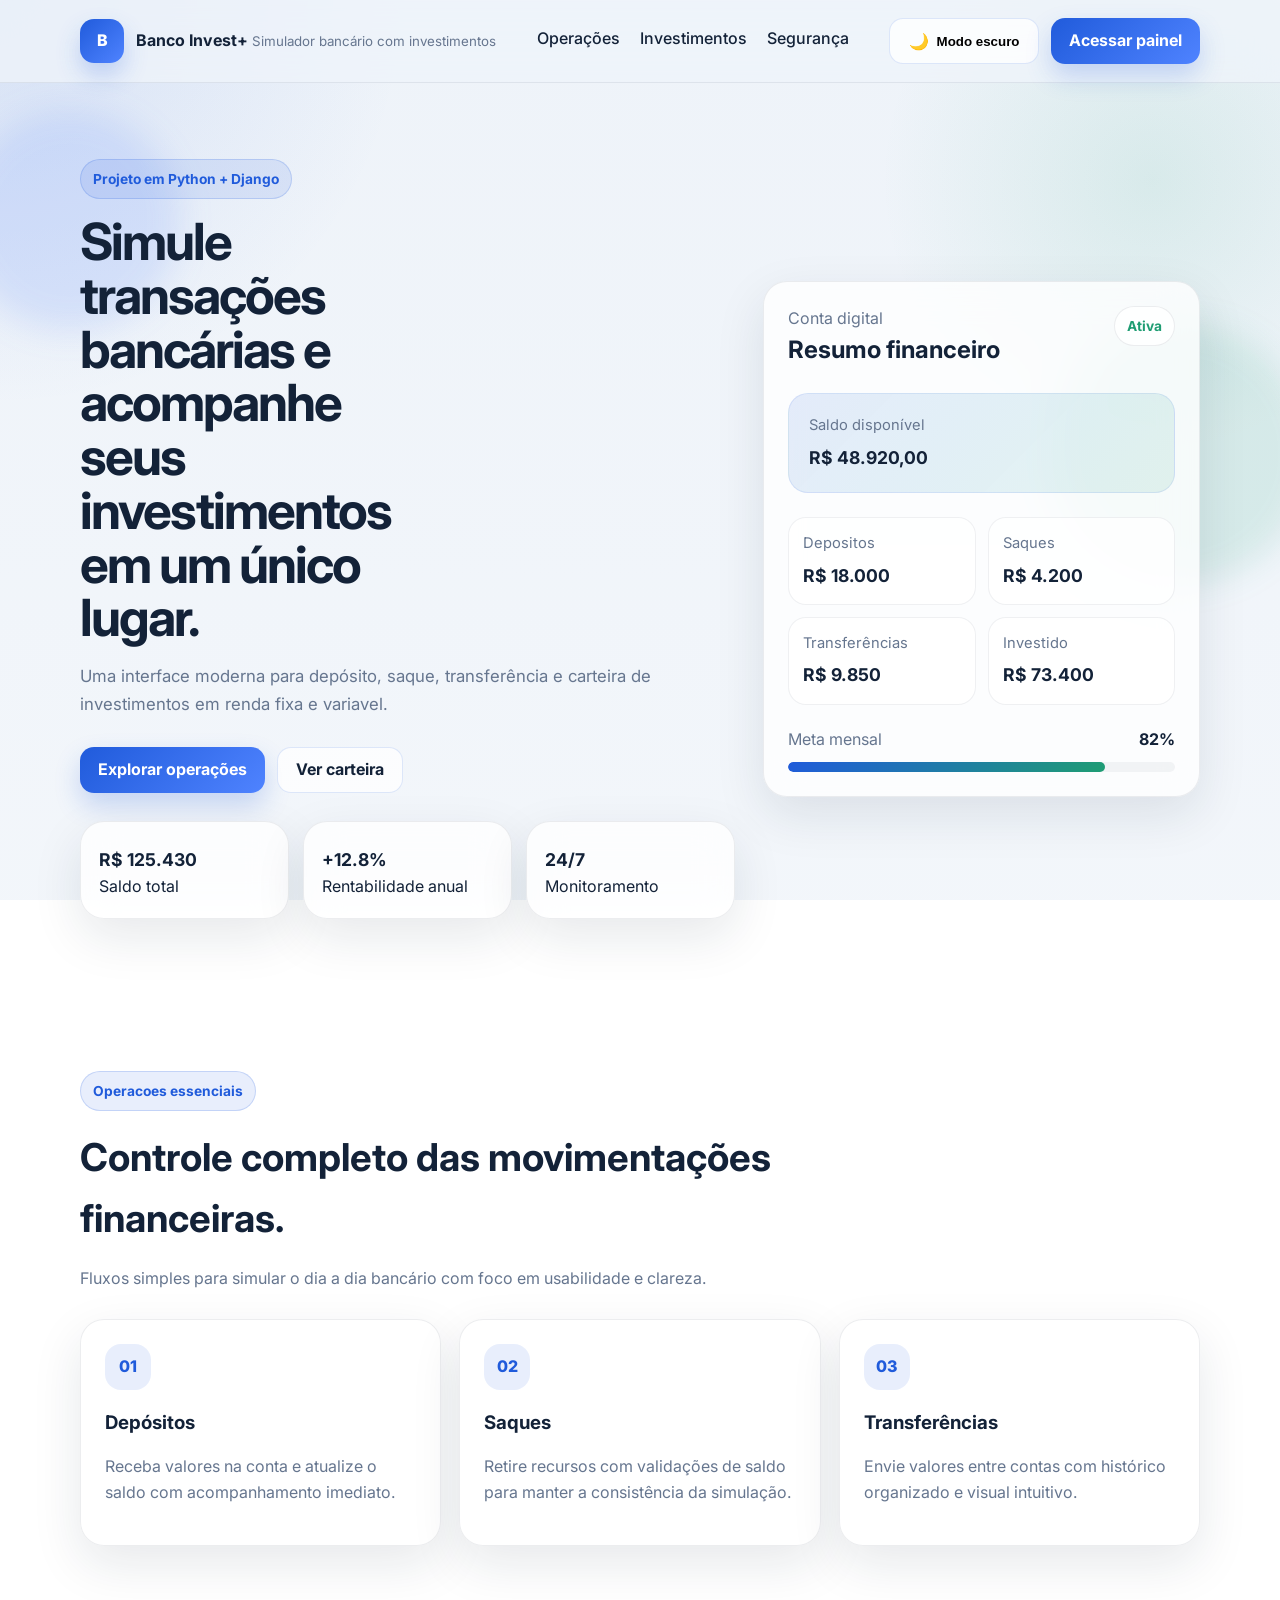
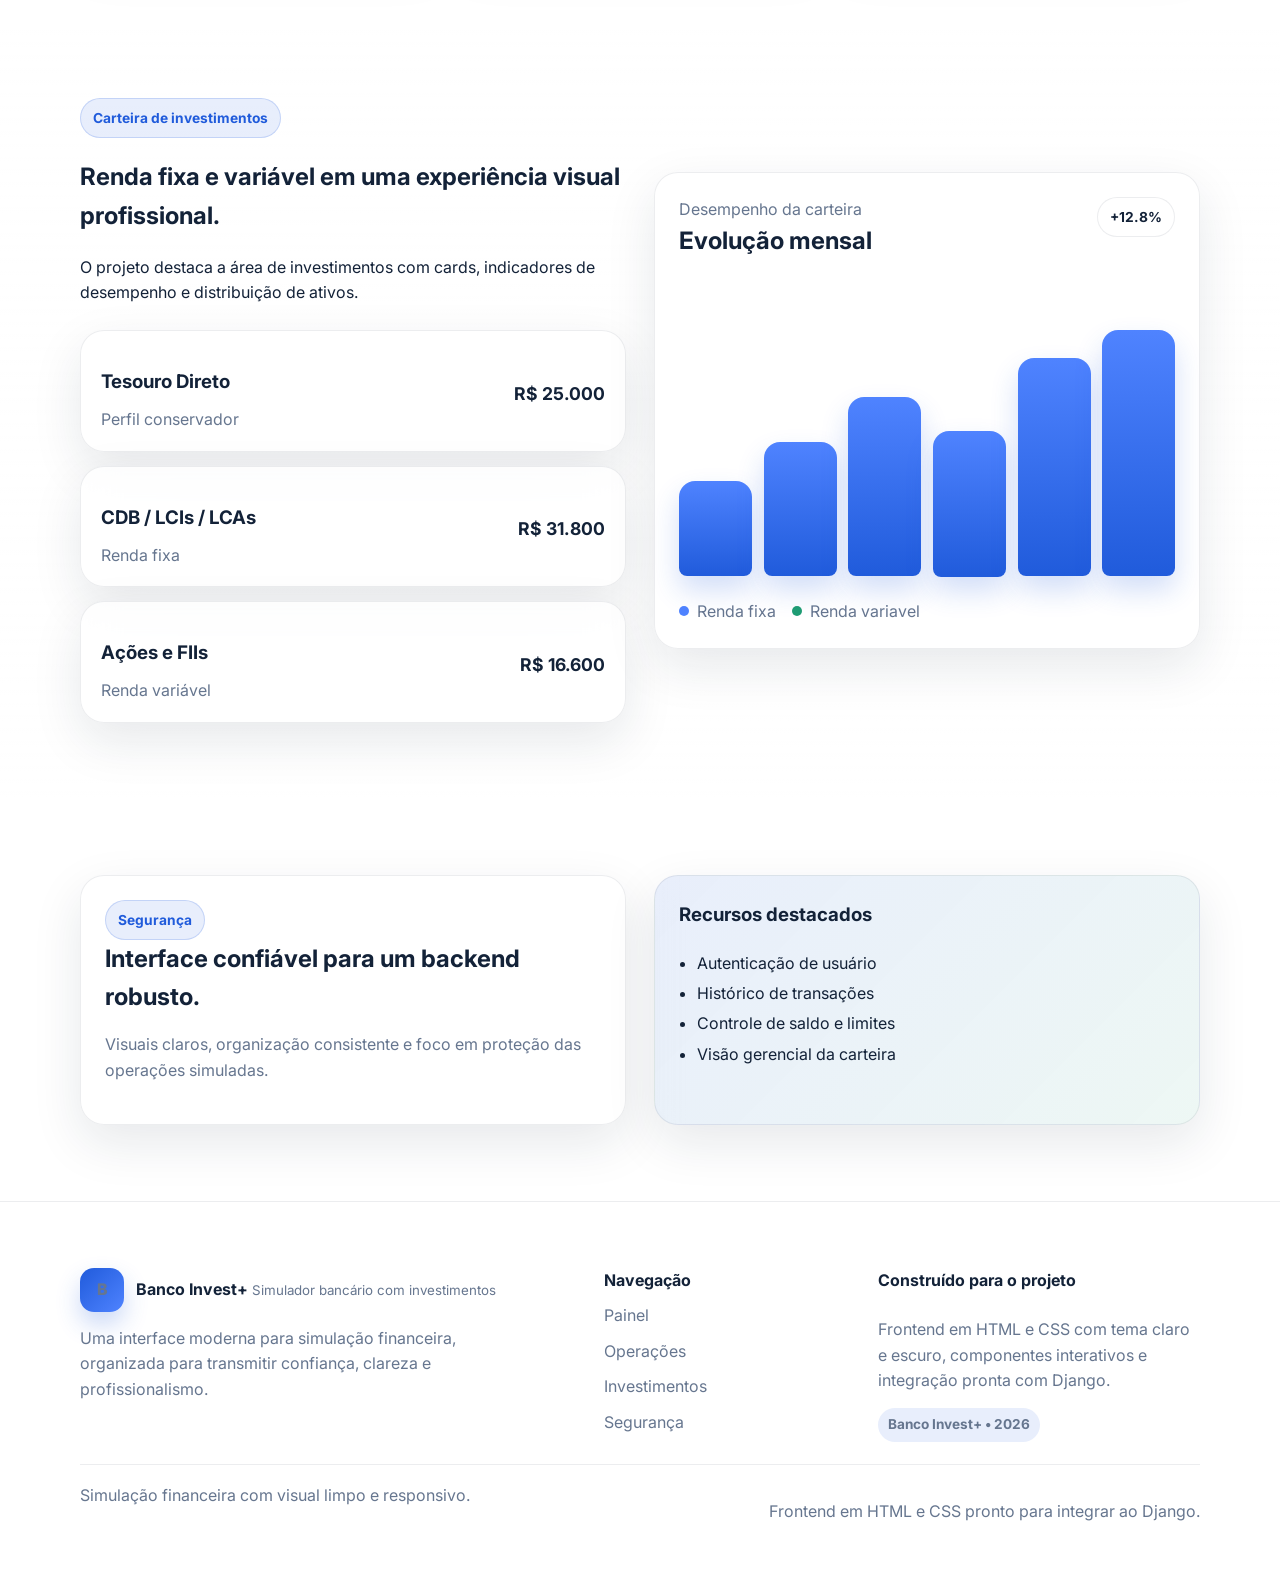
<file: index.html>
<!DOCTYPE html>
<html lang="pt-BR">
<head>
  <meta charset="UTF-8" />
  <meta name="viewport" content="width=device-width, initial-scale=1.0" />
  <title>Banco Invest+ | Simulador Financeiro</title>
  <link rel="preconnect" href="https://fonts.googleapis.com" />
  <link rel="preconnect" href="https://fonts.gstatic.com" crossorigin />
  <link href="https://fonts.googleapis.com/css2?family=Inter:wght@400;500;600;700;800&display=swap" rel="stylesheet" />
  <link rel="stylesheet" href="style.css" />
</head>
<body>
  <header class="topbar">
    <div class="container nav">
      <div class="brand">
        <span class="brand-mark">B</span>
        <div>
          <strong>Banco Invest+</strong>
          <small>Simulador bancário com investimentos</small>
        </div>
      </div>
      <nav class="menu">
        <a href="#operacoes">Operações</a>
        <a href="#investimentos">Investimentos</a>
        <a href="#seguranca">Segurança</a>
      </nav>
      <div class="nav-actions">
        <button class="btn btn-secondary theme-toggle" id="themeToggle" type="button" aria-label="Ativar modo escuro" aria-pressed="false">
          <span class="theme-toggle-icon" aria-hidden="true">🌙</span>
          <span class="theme-toggle-text">Modo escuro</span>
        </button>
        <a class="btn btn-primary" href="#painel">Acessar painel</a>
      </div>
    </div>
  </header>

  <main>
    <section class="hero" id="painel">
      <div class="container hero-grid">
        <div class="hero-copy">
          <span class="pill">Projeto em Python + Django</span>
          <h1>Simule transações bancárias e acompanhe seus investimentos em um único lugar.</h1>
          <p>
            Uma interface moderna para depósito, saque, transferência e carteira de investimentos em renda fixa
            e variavel.
          </p>
          <div class="hero-actions">
            <a class="btn btn-primary" href="#operacoes">Explorar operações</a>
            <a class="btn btn-secondary" href="#investimentos">Ver carteira</a>
          </div>
          <div class="stats">
            <article>
              <strong>R$ 125.430</strong>
              <span>Saldo total</span>
            </article>
            <article>
              <strong>+12.8%</strong>
              <span>Rentabilidade anual</span>
            </article>
            <article>
              <strong>24/7</strong>
              <span>Monitoramento</span>
            </article>
          </div>
        </div>

        <aside class="dashboard-card">
          <div class="card-header">
            <div>
              <span class="muted">Conta digital</span>
              <h2>Resumo financeiro</h2>
            </div>
            <span class="badge success">Ativa</span>
          </div>

          <div class="balance">
            <span>Saldo disponível</span>
            <strong>R$ 48.920,00</strong>
          </div>

          <div class="mini-grid">
            <div>
              <span>Depositos</span>
              <strong>R$ 18.000</strong>
            </div>
            <div>
              <span>Saques</span>
              <strong>R$ 4.200</strong>
            </div>
            <div>
              <span>Transferências</span>
              <strong>R$ 9.850</strong>
            </div>
            <div>
              <span>Investido</span>
              <strong>R$ 73.400</strong>
            </div>
          </div>

          <div class="progress-panel">
            <div class="progress-labels">
              <span>Meta mensal</span>
              <strong>82%</strong>
            </div>
            <div class="progress-bar">
              <span></span>
            </div>
          </div>
        </aside>
      </div>
    </section>

    <section class="section" id="operacoes">
      <div class="container">
        <div class="section-head">
          <span class="pill">Operacoes essenciais</span>
          <h2>Controle completo das movimentações financeiras.</h2>
          <p>Fluxos simples para simular o dia a dia bancário com foco em usabilidade e clareza.</p>
        </div>

        <div class="feature-grid">
          <article class="feature-card">
            <span class="icon">01</span>
            <h3>Depósitos</h3>
            <p>Receba valores na conta e atualize o saldo com acompanhamento imediato.</p>
          </article>
          <article class="feature-card">
            <span class="icon">02</span>
            <h3>Saques</h3>
            <p>Retire recursos com validações de saldo para manter a consistência da simulação.</p>
          </article>
          <article class="feature-card">
            <span class="icon">03</span>
            <h3>Transferências</h3>
            <p>Envie valores entre contas com histórico organizado e visual intuitivo.</p>
          </article>
        </div>
      </div>
    </section>

    <section class="section alt" id="investimentos">
      <div class="container invest-grid">
        <div>
          <span class="pill">Carteira de investimentos</span>
          <h2>Renda fixa e variável em uma experiência visual profissional.</h2>
          <p>
            O projeto destaca a área de investimentos com cards, indicadores de desempenho e distribuição de
            ativos.
          </p>

          <div class="portfolio-list">
            <article>
              <div>
                <h3>Tesouro Direto</h3>
                <span>Perfil conservador</span>
              </div>
              <strong>R$ 25.000</strong>
            </article>
            <article>
              <div>
                <h3>CDB / LCIs / LCAs</h3>
                <span>Renda fixa</span>
              </div>
              <strong>R$ 31.800</strong>
            </article>
            <article>
              <div>
                <h3>Ações e FIIs</h3>
                <span>Renda variável</span>
              </div>
              <strong>R$ 16.600</strong>
            </article>
          </div>
        </div>

        <div class="chart-card">
          <div class="card-header">
            <div>
              <span class="muted">Desempenho da carteira</span>
              <h2>Evolução mensal</h2>
            </div>
            <span class="badge">+12.8%</span>
          </div>

          <div class="bars">
            <span class="bar" data-label="Jan" data-value="34%" style="--bar-height: 34%"></span>
            <span class="bar" data-label="Fev" data-value="48%" style="--bar-height: 48%"></span>
            <span class="bar" data-label="Mar" data-value="64%" style="--bar-height: 64%"></span>
            <span class="bar" data-label="Abr" data-value="52%" style="--bar-height: 52%"></span>
            <span class="bar" data-label="Mai" data-value="78%" style="--bar-height: 78%"></span>
            <span class="bar" data-label="Jun" data-value="88%" style="--bar-height: 88%"></span>
          </div>

          <div class="legend">
            <span><i class="dot fixed"></i> Renda fixa</span>
            <span><i class="dot variable"></i> Renda variavel</span>
          </div>
        </div>
      </div>
    </section>

    <section class="section" id="seguranca">
      <div class="container security-grid">
        <article class="security-card">
          <span class="pill">Segurança</span>
          <h2>Interface confiável para um backend robusto.</h2>
          <p>Visuais claros, organização consistente e foco em proteção das operações simuladas.</p>
        </article>

        <article class="security-card accent">
          <h3>Recursos destacados</h3>
          <ul>
            <li>Autenticação de usuário</li>
            <li>Histórico de transações</li>
            <li>Controle de saldo e limites</li>
            <li>Visão gerencial da carteira</li>
          </ul>
        </article>
      </div>
    </section>
  </main>

  <footer class="footer">
    <div class="container footer-shell">
      <div class="footer-grid">
        <div class="footer-brand">
          <div class="brand">
            <span class="brand-mark">B</span>
            <div>
              <strong>Banco Invest+</strong>
              <small>Simulador bancário com investimentos</small>
            </div>
          </div>
          <p>Uma interface moderna para simulação financeira, organizada para transmitir confiança, clareza e profissionalismo.</p>
        </div>

        <div class="footer-links">
          <h3>Navegação</h3>
          <a href="#painel">Painel</a>
          <a href="#operacoes">Operações</a>
          <a href="#investimentos">Investimentos</a>
          <a href="#seguranca">Segurança</a>
        </div>

        <div class="footer-meta">
          <h3>Construído para o projeto</h3>
          <p>Frontend em HTML e CSS com tema claro e escuro, componentes interativos e integração pronta com Django.</p>
          <span class="footer-note">Banco Invest+ • 2026</span>
        </div>
      </div>

      <div class="footer-inner">
        <span>Simulação financeira com visual limpo e responsivo.</span>
        <p>Frontend em HTML e CSS pronto para integrar ao Django.</p>
      </div>
    </div>
  </footer>

  <script>
    (() => {
      const root = document.documentElement;
      const toggle = document.getElementById('themeToggle');
      const bars = Array.from(document.querySelectorAll('.bar'));
      const storageKey = 'bank-invest-theme';
      const prefersDark = window.matchMedia('(prefers-color-scheme: dark)');

      const getTheme = () => localStorage.getItem(storageKey) || (prefersDark.matches ? 'dark' : 'light');

      const applyTheme = (theme) => {
        root.dataset.theme = theme;
        const isDark = theme === 'dark';
        toggle.setAttribute('aria-pressed', String(isDark));
        toggle.setAttribute('aria-label', isDark ? 'Ativar modo claro' : 'Ativar modo escuro');
        toggle.querySelector('.theme-toggle-icon').textContent = isDark ? '☀️' : '🌙';
        toggle.querySelector('.theme-toggle-text').textContent = isDark ? 'Modo claro' : 'Modo escuro';
      };

      applyTheme(getTheme());

      toggle.addEventListener('click', () => {
        const nextTheme = root.dataset.theme === 'dark' ? 'light' : 'dark';
        localStorage.setItem(storageKey, nextTheme);
        applyTheme(nextTheme);
      });

      prefersDark.addEventListener('change', (event) => {
        if (!localStorage.getItem(storageKey)) {
          applyTheme(event.matches ? 'dark' : 'light');
        }
      });

      const animateBars = () => {
        bars.forEach((bar, index) => {
          bar.style.setProperty('--bar-delay', `${index * 90}ms`);
        });
      };

      animateBars();
    })();
  </script>
</body>
</html>
</file>
<file: style.css>
:root {
  --bg: #eef3f9;
  --bg-alt: #f7f9fc;
  --surface: rgba(255, 255, 255, 0.88);
  --card: rgba(255, 255, 255, 0.78);
  --card-strong: #ffffff;
  --line: rgba(18, 34, 57, 0.08);
  --text: #132238;
  --muted: #66768f;
  --primary: #205bdb;
  --primary-2: #4f83ff;
  --success: #1f9d73;
  --accent: #0f7ae5;
  --shadow: 0 18px 50px rgba(16, 35, 60, 0.10);
}

:root[data-theme="dark"] {
  color-scheme: dark;
  --bg: #050b14;
  --bg-alt: #0a1322;
  --surface: rgba(10, 19, 34, 0.86);
  --card: rgba(12, 23, 41, 0.90);
  --card-strong: #10213a;
  --line: rgba(255, 255, 255, 0.10);
  --text: #eef4ff;
  --muted: #a7b6d3;
  --primary: #76a7ff;
  --primary-2: #9bbdff;
  --success: #32d39c;
  --accent: #58b7ff;
  --shadow: 0 26px 70px rgba(0, 0, 0, 0.36);
}

* {
  box-sizing: border-box;
}

html {
  scroll-behavior: smooth;
}

body {
  margin: 0;
  font-family: "Inter", system-ui, -apple-system, BlinkMacSystemFont, "Segoe UI", sans-serif;
  color: var(--text);
  background:
    radial-gradient(circle at top left, rgba(32, 91, 219, 0.12), transparent 26%),
    radial-gradient(circle at 90% 20%, rgba(31, 157, 115, 0.11), transparent 20%),
    linear-gradient(180deg, var(--bg), color-mix(in srgb, var(--bg) 74%, #ffffff 26%) 100%);
  background-attachment: fixed;
  line-height: 1.6;
  transition: background 0.25s ease, color 0.25s ease;
}

body::before,
body::after {
  content: "";
  position: fixed;
  inset: auto;
  border-radius: 999px;
  pointer-events: none;
  z-index: -1;
  filter: blur(16px);
}

body::before {
  top: 110px;
  left: -40px;
  width: 220px;
  height: 220px;
  background: rgba(79, 131, 255, 0.14);
}

body::after {
  right: -30px;
  top: 36%;
  width: 260px;
  height: 260px;
  background: rgba(31, 157, 115, 0.12);
}

:root[data-theme="dark"] body::before {
  background: rgba(79, 131, 255, 0.20);
}

:root[data-theme="dark"] body::after {
  background: rgba(31, 157, 115, 0.16);
}

a {
  color: inherit;
  text-decoration: none;
}

.container {
  width: min(1120px, calc(100% - 32px));
  margin: 0 auto;
}

.topbar {
  position: sticky;
  top: 0;
  z-index: 10;
  backdrop-filter: blur(18px);
  background: rgba(239, 244, 250, 0.78);
  border-bottom: 1px solid var(--line);
}

:root[data-theme="dark"] .topbar {
  background: rgba(5, 11, 20, 0.76);
}

.nav {
  display: flex;
  align-items: center;
  justify-content: space-between;
  gap: 18px;
  padding: 18px 0;
}

.nav-actions {
  display: flex;
  align-items: center;
  gap: 12px;
  flex-wrap: wrap;
}

.brand {
  display: flex;
  align-items: center;
  gap: 12px;
}

.brand-mark {
  display: grid;
  place-items: center;
  width: 44px;
  height: 44px;
  border-radius: 14px;
  background: linear-gradient(135deg, var(--primary), var(--primary-2));
  color: #fff;
  font-weight: 800;
  box-shadow: 0 12px 24px rgba(32, 91, 219, 0.24);
}

.brand strong,
.section-head h2,
.hero-copy h1,
.dashboard-card h2,
.chart-card h2,
.security-card h2,
.security-card h3 {
  margin: 0;
}

.brand small,
.muted,
.section-head p,
.hero-copy p,
.feature-card p,
.portfolio-list span,
.security-card p,
.footer span,
.footer p,
.dashboard-card span,
.dashboard-card small {
  color: var(--muted);
}

.menu {
  display: flex;
  flex-wrap: wrap;
  gap: 20px;
}

.menu a {
  font-weight: 500;
}

.menu a {
  position: relative;
  padding-bottom: 4px;
  transition: color 0.2s ease;
}

.menu a::after {
  content: "";
  position: absolute;
  left: 0;
  bottom: 0;
  width: 100%;
  height: 2px;
  border-radius: 999px;
  background: linear-gradient(90deg, var(--primary), var(--success));
  transform: scaleX(0);
  transform-origin: left;
  transition: transform 0.2s ease;
}

.menu a:hover::after,
.menu a:focus-visible::after {
  transform: scaleX(1);
}

.btn {
  display: inline-flex;
  align-items: center;
  justify-content: center;
  min-height: 46px;
  padding: 0 18px;
  border-radius: 14px;
  font-weight: 700;
  transition: transform 0.2s ease, opacity 0.2s ease, background 0.2s ease, box-shadow 0.2s ease;
}

.btn:hover {
  transform: translateY(-1px);
}

.btn:focus-visible,
.menu a:focus-visible,
.theme-toggle:focus-visible {
  outline: 2px solid var(--primary-2);
  outline-offset: 3px;
}

.btn-primary {
  background: linear-gradient(135deg, var(--primary), var(--primary-2));
  color: white;
  box-shadow: 0 12px 26px rgba(32, 91, 219, 0.22);
}

.btn-secondary {
  border: 1px solid rgba(32, 91, 219, 0.14);
  background: rgba(255, 255, 255, 0.72);
}

.theme-toggle {
  gap: 8px;
  min-width: 150px;
}

.theme-toggle-icon {
  font-size: 1rem;
}

:root[data-theme="dark"] .btn-secondary {
  background: rgba(19, 35, 61, 0.76);
  border-color: rgba(255, 255, 255, 0.12);
}

:root[data-theme="dark"] .topbar {
  background: rgba(6, 11, 21, 0.72);
}

:root[data-theme="dark"] .badge {
  background: rgba(19, 35, 61, 0.84);
}

:root[data-theme="dark"] .mini-grid div {
  background: rgba(255, 255, 255, 0.03);
  border-color: rgba(255, 255, 255, 0.05);
}

:root[data-theme="dark"] .alt {
  background: linear-gradient(180deg, rgba(255, 255, 255, 0.02), rgba(255, 255, 255, 0.01));
}

.hero,
.section {
  padding: 76px 0;
}

.hero-grid,
.invest-grid,
.security-grid {
  display: grid;
  gap: 28px;
}

.hero-grid {
  grid-template-columns: 1.2fr 0.8fr;
  align-items: center;
}

.hero-copy h1 {
  font-size: clamp(2.4rem, 4vw, 4.5rem);
  line-height: 1.05;
  max-width: 11ch;
  margin-top: 16px;
  letter-spacing: -0.04em;
}

.hero-copy p {
  max-width: 62ch;
  font-size: 1.05rem;
  line-height: 1.7;
}

.pill,
.badge {
  display: inline-flex;
  align-items: center;
  gap: 8px;
  padding: 8px 12px;
  border-radius: 999px;
  font-size: 0.86rem;
  font-weight: 700;
}

.pill {
  background: color-mix(in srgb, var(--primary) 10%, transparent);
  color: var(--primary);
  border: 1px solid color-mix(in srgb, var(--primary) 18%, transparent);
}

.badge {
  background: color-mix(in srgb, var(--card-strong) 84%, transparent);
  border: 1px solid var(--line);
}

.badge.success {
  color: var(--success);
}

.hero-actions {
  display: flex;
  flex-wrap: wrap;
  gap: 12px;
  margin: 28px 0;
}

.stats {
  display: grid;
  grid-template-columns: repeat(3, minmax(0, 1fr));
  gap: 14px;
}

.stats article,
.dashboard-card,
.feature-card,
.chart-card,
.security-card,
.portfolio-list article {
  background: var(--card);
  border: 1px solid var(--line);
  border-radius: 24px;
  box-shadow: var(--shadow);
}

.stats article,
.dashboard-card,
.feature-card,
.chart-card,
.security-card,
.portfolio-list article {
  transition: transform 0.2s ease, box-shadow 0.2s ease;
  backdrop-filter: blur(18px);
}

.stats article:hover,
.dashboard-card:hover,
.feature-card:hover,
.chart-card:hover,
.security-card:hover,
.portfolio-list article:hover {
  transform: translateY(-4px);
  box-shadow: 0 26px 70px rgba(16, 35, 60, 0.18);
}

.stats article {
  padding: 18px;
}

.stats strong,
.balance strong,
.mini-grid strong,
.portfolio-list strong {
  display: block;
  margin-top: 6px;
  font-size: 1.1rem;
}

.dashboard-card,
.chart-card,
.security-card {
  padding: 24px;
}

.card-header,
.progress-labels {
  display: flex;
  align-items: flex-start;
  justify-content: space-between;
  gap: 16px;
}

.balance {
  margin: 24px 0;
  padding: 20px;
  border-radius: 20px;
  background: linear-gradient(135deg, color-mix(in srgb, var(--primary) 11%, transparent), color-mix(in srgb, var(--success) 10%, transparent));
  border: 1px solid color-mix(in srgb, var(--primary) 10%, transparent);
}

.balance span,
.mini-grid span {
  display: block;
  color: var(--muted);
  font-size: 0.92rem;
}

.mini-grid {
  display: grid;
  grid-template-columns: repeat(2, minmax(0, 1fr));
  gap: 12px;
}

.mini-grid div {
  padding: 14px;
  border-radius: 18px;
  background: color-mix(in srgb, var(--card-strong) 72%, transparent);
  border: 1px solid color-mix(in srgb, var(--line) 85%, transparent);
}

:root[data-theme="dark"] .mini-grid div,
:root[data-theme="dark"] .badge,
:root[data-theme="dark"] .btn-secondary {
  background: rgba(255, 255, 255, 0.04);
}

.progress-panel {
  margin-top: 22px;
}

.progress-bar {
  height: 10px;
  margin-top: 10px;
  overflow: hidden;
  border-radius: 999px;
  background: color-mix(in srgb, var(--line) 55%, transparent);
}

.progress-bar span {
  display: block;
  width: 82%;
  height: 100%;
  border-radius: inherit;
  background: linear-gradient(135deg, var(--primary), var(--success));
}

.section-head {
  max-width: 700px;
  margin-bottom: 28px;
}

.section-head h2 {
  font-size: clamp(1.8rem, 3vw, 2.7rem);
  margin: 16px 0 10px;
}

.feature-grid {
  display: grid;
  grid-template-columns: repeat(3, minmax(0, 1fr));
  gap: 18px;
}

.feature-card {
  padding: 24px;
}

.icon {
  display: inline-grid;
  place-items: center;
  width: 46px;
  height: 46px;
  border-radius: 16px;
  background: color-mix(in srgb, var(--primary) 10%, transparent);
  color: var(--primary);
  font-weight: 800;
}

.feature-card h3,
.portfolio-list h3 {
  margin: 18px 0 10px;
}

.alt {
  background: linear-gradient(180deg, color-mix(in srgb, var(--card-strong) 58%, transparent), color-mix(in srgb, var(--card-strong) 82%, transparent));
}

.invest-grid {
  grid-template-columns: 1fr 1fr;
  align-items: center;
}

.portfolio-list {
  display: grid;
  gap: 14px;
  margin-top: 24px;
}

.portfolio-list article {
  display: flex;
  align-items: center;
  justify-content: space-between;
  padding: 18px 20px;
}

.portfolio-list article:hover strong,
.stats article:hover strong {
  color: var(--accent);
}

.chart-card {
  min-height: 420px;
}

.bars {
  display: grid;
  grid-template-columns: repeat(6, minmax(0, 1fr));
  align-items: end;
  gap: 12px;
  height: 280px;
  margin: 36px 0 22px;
}

.bar {
  display: block;
  height: var(--bar-height);
  position: relative;
  border-radius: 16px 16px 8px 8px;
  background: linear-gradient(180deg, var(--primary-2), var(--primary));
  box-shadow: 0 14px 28px rgba(32, 91, 219, 0.20);
  transform-origin: bottom;
  animation: growBar 0.9s ease both;
  animation-delay: var(--bar-delay, 0ms);
  cursor: pointer;
}

.bar::before {
  content: attr(data-label);
  position: absolute;
  left: 50%;
  bottom: calc(100% + 10px);
  transform: translateX(-50%);
  font-size: 0.72rem;
  font-weight: 700;
  color: var(--muted);
  opacity: 0;
  transition: opacity 0.2s ease, transform 0.2s ease;
}

.bar::after {
  content: attr(data-value);
  position: absolute;
  left: 50%;
  bottom: calc(100% + 28px);
  transform: translateX(-50%) translateY(4px);
  padding: 4px 8px;
  border-radius: 999px;
  font-size: 0.7rem;
  font-weight: 800;
  color: white;
  background: rgba(18, 34, 57, 0.88);
  opacity: 0;
  transition: opacity 0.2s ease, transform 0.2s ease;
  white-space: nowrap;
}

.bar:hover,
.bar:focus-visible {
  transform: translateY(-4px) scaleY(1.02);
  box-shadow: 0 20px 34px rgba(32, 91, 219, 0.26);
}

.bar:hover::before,
.bar:hover::after,
.bar:focus-visible::before,
.bar:focus-visible::after {
  opacity: 1;
  transform: translateX(-50%) translateY(0);
}

.legend {
  display: flex;
  flex-wrap: wrap;
  gap: 16px;
}

.legend span {
  display: inline-flex;
  align-items: center;
  gap: 8px;
  color: var(--muted);
}

.dot {
  width: 10px;
  height: 10px;
  border-radius: 999px;
}

.dot.fixed {
  background: var(--primary-2);
}

.dot.variable {
  background: var(--success);
}

.security-grid {
  grid-template-columns: 1fr 1fr;
}

.security-card.accent {
  background: linear-gradient(135deg, rgba(32, 91, 219, 0.10), rgba(31, 157, 115, 0.08));
}

:root[data-theme="dark"] .security-card.accent {
  background: linear-gradient(135deg, rgba(118, 167, 255, 0.12), rgba(50, 211, 156, 0.08));
}

.security-card ul {
  margin: 18px 0 0;
  padding-left: 18px;
  color: var(--text);
  line-height: 1.9;
}

.footer {
  padding: 28px 0 36px;
  border-top: 1px solid var(--line);
}

.footer-shell {
  padding-top: 12px;
}

.footer-grid {
  display: grid;
  grid-template-columns: 1.4fr 0.7fr 0.9fr;
  gap: 24px;
  padding: 26px 0 22px;
  border-bottom: 1px solid var(--line);
}

.footer-brand p,
.footer-meta p {
  margin: 14px 0 0;
  max-width: 42ch;
}

.footer-links,
.footer-meta {
  display: grid;
  align-content: start;
  gap: 10px;
}

.footer-links h3,
.footer-meta h3 {
  margin: 0;
  font-size: 1rem;
  color: var(--text);
}

.footer-links a {
  color: var(--muted);
  width: fit-content;
  transition: color 0.2s ease, transform 0.2s ease;
}

.footer-links a:hover,
.footer-links a:focus-visible {
  color: var(--primary);
  transform: translateX(2px);
}

.footer-note {
  display: inline-flex;
  width: fit-content;
  margin-top: 4px;
  padding: 6px 10px;
  border-radius: 999px;
  background: color-mix(in srgb, var(--primary) 10%, transparent);
  color: var(--primary);
  font-size: 0.85rem;
  font-weight: 700;
}

.footer-inner {
  display: flex;
  justify-content: space-between;
  gap: 16px;
  flex-wrap: wrap;
  padding-top: 18px;
}

:root[data-theme="dark"] .footer-grid {
  border-bottom-color: rgba(255, 255, 255, 0.08);
}

:root[data-theme="dark"] .footer-links a:hover,
:root[data-theme="dark"] .footer-links a:focus-visible {
  color: var(--primary-2);
}

:root[data-theme="dark"] .footer-note {
  background: rgba(118, 167, 255, 0.12);
  color: var(--primary-2);
}

@keyframes growBar {
  from {
    transform: scaleY(0.1);
    opacity: 0;
  }

  to {
    transform: scaleY(1);
    opacity: 1;
  }
}

@media (max-width: 920px) {
  .hero-grid,
  .invest-grid,
  .security-grid,
  .feature-grid,
  .stats {
    grid-template-columns: 1fr;
  }

  .nav {
    flex-wrap: wrap;
  }

  .hero-copy h1 {
    max-width: 14ch;
  }

  .nav-actions {
    width: 100%;
  }

  .footer-grid {
    grid-template-columns: 1fr;
  }
}

@media (max-width: 640px) {
  .hero,
  .section {
    padding: 56px 0;
  }

  .container {
    width: min(100% - 24px, 1120px);
  }

  .menu {
    gap: 12px;
  }

  .topbar {
    position: static;
  }

  .nav {
    padding: 14px 0;
  }

  .nav-actions {
    width: 100%;
  }

  .theme-toggle,
  .nav-actions .btn-primary {
    width: 100%;
  }

  .dashboard-card,
  .chart-card,
  .security-card,
  .feature-card {
    padding: 18px;
  }

  .portfolio-list article {
    display: flex;
    flex-direction: column;
  }

  .portfolio-list article {
    align-items: flex-start;
    gap: 8px;
  }

  .hero-actions,
  .legend,
  .footer-inner {
    gap: 12px;
  }

  .footer-grid {
    padding: 22px 0 18px;
  }

  .bar::before,
  .bar::after {
    display: none;
  }
}

@media (prefers-reduced-motion: reduce) {
  html {
    scroll-behavior: auto;
  }

  *,
  *::before,
  *::after {
    animation-duration: 0.01ms !important;
    animation-iteration-count: 1 !important;
    transition-duration: 0.01ms !important;
    scroll-behavior: auto !important;
  }

  .bar {
    animation: none !important;
  }
}
</file>
